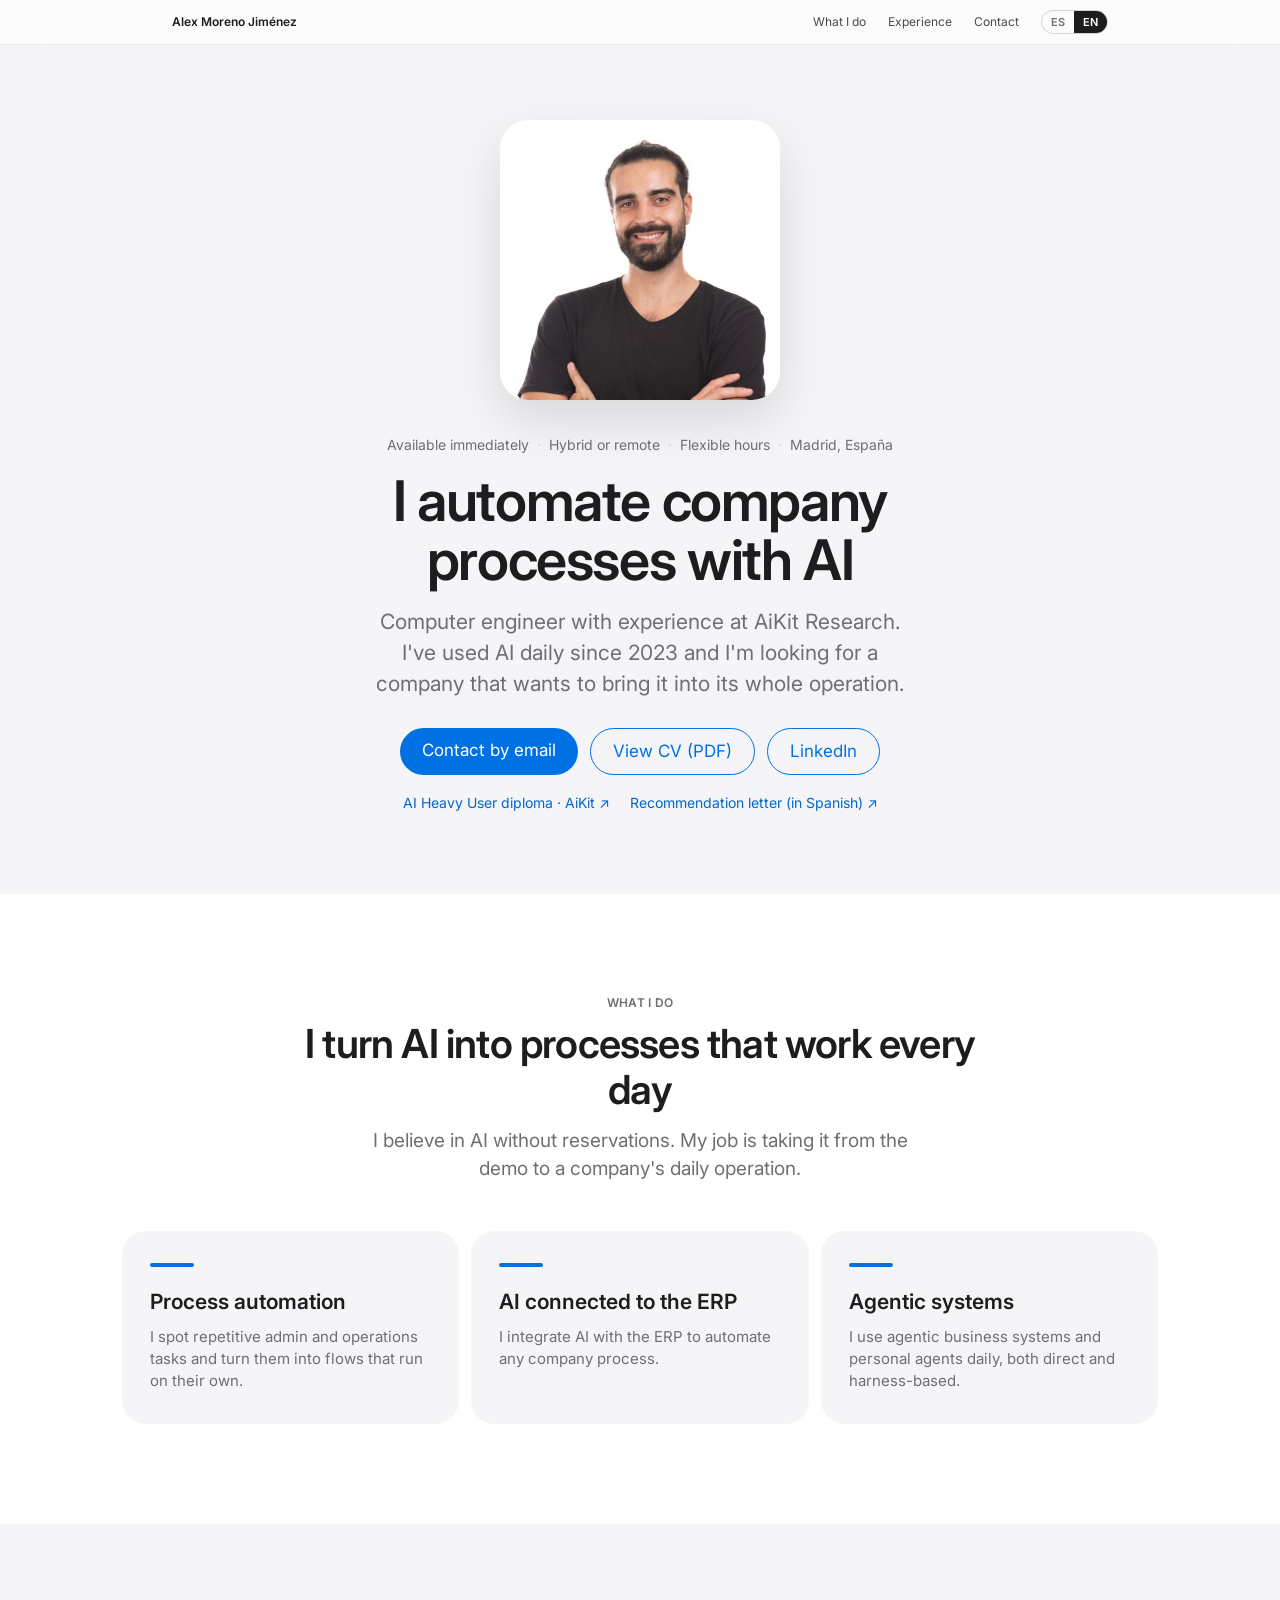
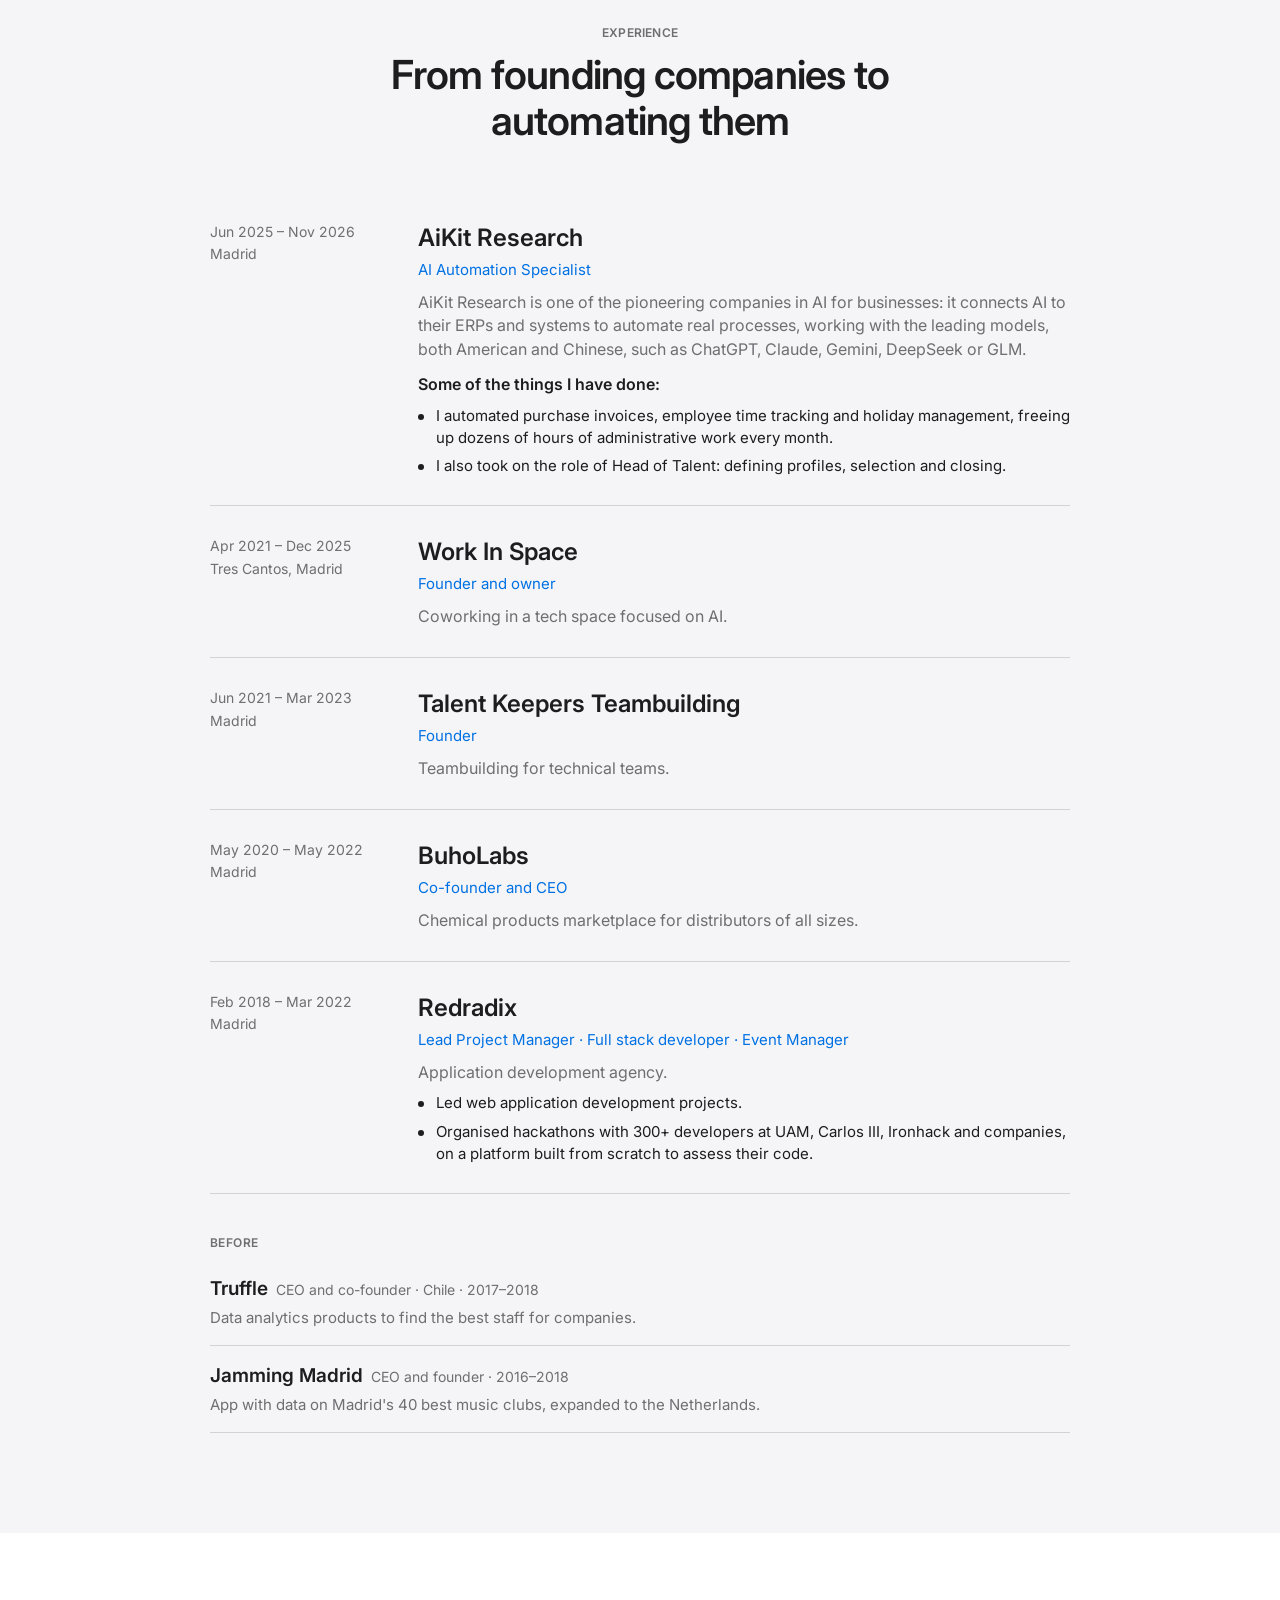
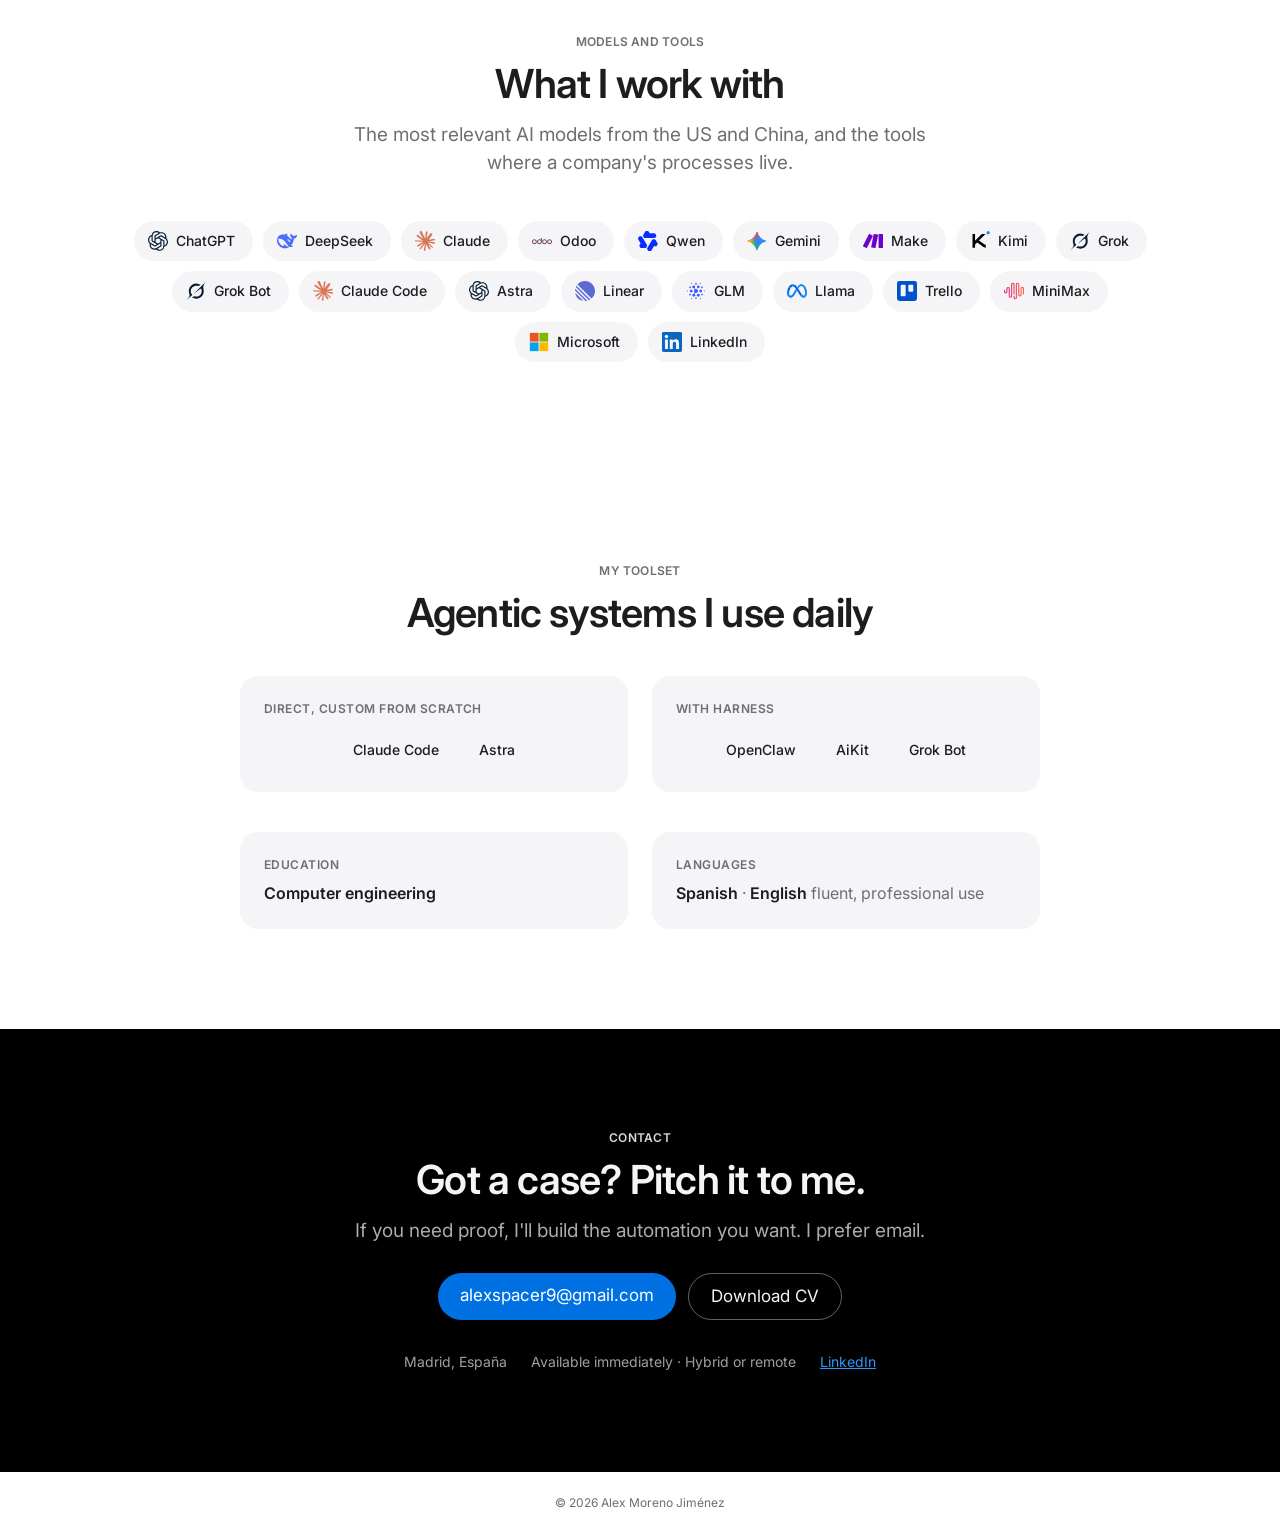
<file: index.html>
<!DOCTYPE html>
<html lang="es">
<head>
<meta charset="utf-8">
<meta name="viewport" content="width=device-width,initial-scale=1">
<title>Alex Moreno Jiménez · AI Automation Specialist</title>
<meta name="description" content="Ingeniero informático que automatiza procesos de empresa con IA. AI Automation Specialist en AiKit Research. Madrid, España.">
<link rel="icon" href="favicon.svg" type="image/svg+xml">
<link rel="icon" href="favicon-32.png" sizes="32x32" type="image/png">
<link rel="apple-touch-icon" href="apple-touch-icon.png">
<meta name="theme-color" content="#0071e3">
<style>
@font-face{font-family:Inter;src:url(fonts/Inter.ttf);font-weight:100 900;font-display:swap}
:root{
  --bg:#ffffff; --surface:#f5f5f7; --ink:#1d1d1f; --muted:#6e6e73;
  --line:#d2d2d7; --accent:#0071e3; --link:#0066cc; --dark:#000; --dark-ink:#f5f5f7;
  --radius:24px; --button-radius:999px; --content:1080px; --theme:#0071e3;
}
*{box-sizing:border-box;margin:0;padding:0}
html{scroll-behavior:smooth}
body{font-family:-apple-system,BlinkMacSystemFont,"Helvetica Neue",Inter,Arial,sans-serif;color:var(--ink);background:var(--bg);line-height:1.47;font-size:17px;-webkit-font-smoothing:antialiased}
a{color:inherit}
.wrap{max-width:var(--content);margin:0 auto;padding:0 22px}
nav{position:fixed;top:0;left:0;right:0;z-index:10;background:rgba(255,255,255,.72);backdrop-filter:saturate(180%) blur(20px);border-bottom:1px solid rgba(0,0,0,.08)}
nav .wrap{display:flex;align-items:center;justify-content:space-between;height:44px;max-width:980px}
.brand{font-weight:600;text-decoration:none;font-size:12px;color:var(--ink)}
.links{display:flex;gap:22px;align-items:center;font-size:12px;font-weight:400}
.links a{text-decoration:none;color:var(--ink);opacity:.8}.links a:hover{opacity:1}
.lang{display:flex;border:1px solid var(--line);border-radius:999px;overflow:hidden}
.lang button{border:0;background:none;font:inherit;font-size:11px;font-weight:600;padding:3px 9px;color:var(--muted);cursor:pointer}
.lang button.on{background:var(--ink);color:#fff}
.hero{padding:120px 0 80px;text-align:center;background:var(--surface)}
.hero .wrap{display:flex;flex-direction:column;align-items:center;gap:32px}
.hero-copy{max-width:720px}
.av{display:inline-flex;gap:8px;flex-wrap:wrap;justify-content:center;margin-bottom:16px}
.av span{font-size:14px;font-weight:400;color:var(--muted)}
.av span:not(:last-child)::after{content:"·";margin-left:8px;color:var(--line)}
h1{font-size:clamp(36px,5vw,56px);line-height:1.07;font-weight:600;letter-spacing:-.025em}
h1 b{font-weight:600}
.tit{font-size:21px;font-weight:400;margin-top:16px;max-width:560px;margin-left:auto;margin-right:auto;color:var(--muted)}
.cta{display:flex;gap:12px;flex-wrap:wrap;justify-content:center;margin-top:28px}
.btn{display:inline-block;text-decoration:none;font-weight:400;font-size:17px;padding:10px 22px;border-radius:var(--button-radius);transition:.2s}
.btn.p{background:var(--accent);color:#fff}.btn.p:hover{background:#0077ed}
.btn.g{background:transparent;color:var(--accent);border:1px solid var(--accent)}.btn.g:hover{background:rgba(0,113,227,.06)}
.ph{width:280px;height:280px;border-radius:28px;object-fit:cover;box-shadow:0 20px 50px rgba(0,0,0,.12);order:-1}
.proof{display:flex;gap:20px;flex-wrap:wrap;justify-content:center;margin-top:18px;font-size:14px}
.proof a{color:var(--link);text-decoration:none}.proof a:hover{text-decoration:underline}
section{padding:100px 0}
.eyebrow{font-size:12px;font-weight:600;letter-spacing:.02em;color:var(--muted);margin-bottom:10px;text-transform:uppercase}
h2{font-size:clamp(28px,4vw,40px);font-weight:600;letter-spacing:-.02em;line-height:1.15;max-width:700px;margin-left:auto;margin-right:auto;text-align:center}
h2 b{font-weight:600}
.lead{color:var(--muted);font-size:19px;max-width:580px;margin:14px auto 0;text-align:center}
#hago .wrap,#trayectoria .wrap,#stack .wrap,#set .wrap{text-align:center}
.cards{display:grid;grid-template-columns:repeat(3,1fr);gap:12px;margin-top:48px;text-align:left}
.card{background:var(--surface);border-radius:var(--radius);padding:32px 28px;border:0}
.dot{width:44px;height:4px;border-radius:2px;background:var(--accent);margin-bottom:20px}
.card h3{font-size:21px;font-weight:600;margin-bottom:8px}
.card p{color:var(--muted);font-size:15px}
.tint{background:var(--bg)}
#trayectoria{background:var(--surface)}
.tl{margin-top:48px;text-align:left;max-width:860px;margin-left:auto;margin-right:auto}
.tl article{display:grid;grid-template-columns:180px 1fr;gap:28px;padding:28px 0;border-bottom:1px solid var(--line)}
.tl .d{font-size:14px;color:var(--muted)}.tl .d span{display:block;margin-top:2px}
.tl h3{font-size:24px;font-weight:600}
.tl .rol{color:var(--accent);font-size:15px;margin:4px 0 10px}
.tl p.x{color:var(--muted);font-size:16px}
.tl p.it{margin-top:12px;color:var(--ink);font-weight:600}
.tl ul{margin-top:8px;list-style:none}
.tl li{position:relative;padding-left:18px;font-size:15px;margin-top:6px;color:var(--ink)}
.tl li:before{content:"";position:absolute;left:0;top:9px;width:6px;height:6px;border-radius:50%;background:var(--ink)}
.before{margin-top:40px;text-align:left;max-width:860px;margin-left:auto;margin-right:auto}
.before h3{font-size:12px;font-weight:600;color:var(--muted);margin-bottom:8px;text-transform:uppercase;letter-spacing:.04em}
.before article{padding:16px 0;border-bottom:1px solid var(--line)}
.before h4{font-size:19px;font-weight:600;display:inline}
.before .m{color:var(--muted);font-size:14px;margin-left:8px}
.before p{color:var(--muted);font-size:15px;margin-top:4px}
.pills{display:flex;flex-wrap:wrap;gap:8px;margin-top:14px;justify-content:center}
.pills span{background:var(--surface);color:var(--ink);font-weight:500;font-size:14px;padding:8px 16px;border-radius:999px}
.two{display:grid;grid-template-columns:1fr 1fr;gap:24px;margin-top:40px;text-align:left;max-width:800px;margin-left:auto;margin-right:auto}
.two > div{background:var(--surface);border-radius:18px;padding:24px}
.two h3{font-size:12px;font-weight:600;text-transform:uppercase;letter-spacing:.04em;color:var(--muted)}
.two p{color:var(--muted);margin-top:8px;font-size:16px}.two p b{color:var(--ink);font-weight:600}
.cloud{list-style:none;display:flex;flex-wrap:wrap;justify-content:center;gap:10px;margin-top:44px}
.cloud li{display:inline-flex;align-items:center;gap:8px;background:var(--surface);border-radius:999px;padding:10px 18px 10px 14px;font-weight:500;font-size:14px}
.cloud li img{width:20px;height:20px;object-fit:contain}
.contact{background:var(--dark);color:var(--dark-ink);text-align:center}
.contact .eyebrow{color:rgba(245,245,247,.6)}
.contact h2{color:var(--dark-ink);margin-left:auto;margin-right:auto}
.contact .lead{color:rgba(245,245,247,.7)}
.contact .btn.p{background:var(--accent);color:#fff}
.contact .btn.g{border-color:rgba(245,245,247,.4);color:var(--dark-ink)}
.contact .meta{margin-top:32px;display:flex;gap:24px;flex-wrap:wrap;justify-content:center;font-size:14px;color:rgba(245,245,247,.65)}
.contact .meta a{color:#2997ff}
footer{padding:22px 0;font-size:12px;color:var(--muted);text-align:center;background:var(--bg)}
@media(max-width:860px){
.links a.h{display:none}
.hero{padding:100px 0 56px}
.ph{width:180px;height:180px}
h1{font-size:34px}.tit{font-size:17px}
section{padding:64px 0}.cards,.two{grid-template-columns:1fr}
.tl article{grid-template-columns:1fr;gap:6px}
}

</style>
</head>
<body>
<nav id="nav"><div class="wrap">
<a class="brand" href="#top">Alex Moreno Jiménez</a>
<div class="links">
<a class="h" href="#hago" data-es="Qué hago" data-en="What I do">Qué hago</a>
<a class="h" href="#trayectoria" data-es="Trayectoria" data-en="Experience">Trayectoria</a>
<a class="h" href="#contacto" data-es="Contacto" data-en="Contact">Contacto</a>
<div class="lang"><button id="bes" class="on">ES</button><button id="ben">EN</button></div>
</div></div></nav>

<header class="hero" id="top"><div class="wrap">
<div class="hero-copy">
<div class="av"><span data-es="Disponibilidad inmediata" data-en="Available immediately">Disponibilidad inmediata</span><span data-es="Híbrido o remoto" data-en="Hybrid or remote">Híbrido o remoto</span><span data-es="Horario flexible" data-en="Flexible hours">Horario flexible</span><span>Madrid, España</span></div>
<h1 data-es="Automatizo procesos de empresa <b>con IA</b>" data-en="I automate company processes <b>with AI</b>">Automatizo procesos de empresa <b>con IA</b></h1>
<p class="tit" data-es="Ingeniero informático con experiencia en AiKit Research. Uso IA a diario desde 2023 y busco una empresa que quiera llevarla a toda su operación." data-en="Computer engineer with experience at AiKit Research. I've used AI daily since 2023 and I'm looking for a company that wants to bring it into its whole operation.">Ingeniero informático con experiencia en AiKit Research. Uso IA a diario desde 2023 y busco una empresa que quiera llevarla a toda su operación.</p>
<div class="cta">
<a class="btn p" href="mailto:alexspacer9@gmail.com" data-es="Contactar por correo" data-en="Contact by email">Contactar por correo</a>
<a class="btn g" id="cv" href="cv/CV_AlexMoreno_ES.pdf" data-es="Ver CV (PDF)" data-en="View CV (PDF)">Ver CV (PDF)</a>
<a class="btn g" href="https://www.linkedin.com/in/alex-moreno-jim%C3%A9nez-33b404128/" target="_blank" rel="noopener">LinkedIn</a>
</div>
<p class="proof"><a href="docs/Diploma_AIHeavyUser_AiKit.pdf" target="_blank" rel="noopener" data-es="Diploma AI Heavy User · AiKit ↗" data-en="AI Heavy User diploma · AiKit ↗">Diploma AI Heavy User · AiKit ↗</a><a href="docs/Carta_Recomendacion_AiKit.pdf" target="_blank" rel="noopener" data-es="Carta de recomendación ↗" data-en="Recommendation letter (in Spanish) ↗">Carta de recomendación ↗</a></p>
</div>
<img class="ph" src="foto.jpg" alt="Alex Moreno Jiménez">
</div></header>

<section id="hago"><div class="wrap">
<p class="eyebrow" data-es="Qué hago" data-en="What I do">Qué hago</p>
<h2 data-es="Convierto la IA en procesos que <b>funcionan cada día</b>" data-en="I turn AI into processes that <b>work every day</b>">Convierto la IA en procesos que <b>funcionan cada día</b></h2>
<p class="lead" data-es="Creo en la IA sin reservas. Mi trabajo es llevarla de la demo a la operación diaria de una empresa." data-en="I believe in AI without reservations. My job is taking it from the demo to a company's daily operation.">Creo en la IA sin reservas. Mi trabajo es llevarla de la demo a la operación diaria de una empresa.</p>
<div class="cards">
<div class="card"><div class="dot"></div><h3 data-es="Automatización de procesos" data-en="Process automation">Automatización de procesos</h3><p data-es="Detecto tareas repetitivas de administración y operación, y las convierto en flujos que funcionan solos." data-en="I spot repetitive admin and operations tasks and turn them into flows that run on their own.">Detecto tareas repetitivas de administración y operación, y las convierto en flujos que funcionan solos.</p></div>
<div class="card"><div class="dot"></div><h3 data-es="IA conectada al ERP" data-en="AI connected to the ERP">IA conectada al ERP</h3><p data-es="Integro la IA con el ERP para automatizar cualquier proceso de la empresa." data-en="I integrate AI with the ERP to automate any company process.">Integro la IA con el ERP para automatizar cualquier proceso de la empresa.</p></div>
<div class="card"><div class="dot"></div><h3 data-es="Sistemas agénticos" data-en="Agentic systems">Sistemas agénticos</h3><p data-es="Uso a diario sistemas agénticos empresariales y agentes personales, directos o con harness." data-en="I use agentic business systems and personal agents daily, both direct and harness-based.">Uso a diario sistemas agénticos empresariales y agentes personales, directos o con harness.</p></div>
</div>
</div></section>

<section class="tint" id="trayectoria"><div class="wrap">
<p class="eyebrow" data-es="Trayectoria" data-en="Experience">Trayectoria</p>
<h2 data-es="De fundar empresas a <b>automatizarlas</b>" data-en="From founding companies to <b>automating them</b>">De fundar empresas a <b>automatizarlas</b></h2>
<div class="tl">
<article><div class="d"><span data-es="jun. 2025 – nov. 2026" data-en="Jun 2025 – Nov 2026">jun. 2025 – nov. 2026</span><span>Madrid</span></div><div><h3>AiKit Research</h3><p class="rol" data-es="AI Automation Specialist" data-en="AI Automation Specialist">AI Automation Specialist</p><p class="x" data-es="AiKit Research es una de las empresas pioneras en IA para empresas: conecta la IA con sus ERP y sus sistemas para automatizar procesos reales, trabajando con los principales modelos, tanto estadounidenses como chinos, como ChatGPT, Claude, Gemini, DeepSeek o GLM." data-en="AiKit Research is one of the pioneering companies in AI for businesses: it connects AI to their ERPs and systems to automate real processes, working with the leading models, both American and Chinese, such as ChatGPT, Claude, Gemini, DeepSeek or GLM.">AiKit Research es una de las empresas pioneras en IA para empresas: conecta la IA con sus ERP y sus sistemas para automatizar procesos reales, trabajando con los principales modelos, tanto estadounidenses como chinos, como ChatGPT, Claude, Gemini, DeepSeek o GLM.</p><p class="x it" data-es="Algunas de las cosas que he hecho:" data-en="Some of the things I have done:">Algunas de las cosas que he hecho:</p><ul><li data-es="Automaticé las facturas de compras, el fichaje y la gestión de vacaciones, liberando decenas de horas al mes de trabajo administrativo." data-en="I automated purchase invoices, employee time tracking and holiday management, freeing up dozens of hours of administrative work every month.">Automaticé las facturas de compras, el fichaje y la gestión de vacaciones, liberando decenas de horas al mes de trabajo administrativo.</li><li data-es="Asumí también el rol de Head of Talent: definición de perfiles, selección y cierre." data-en="I also took on the role of Head of Talent: defining profiles, selection and closing.">Asumí también el rol de Head of Talent: definición de perfiles, selección y cierre.</li></ul></div></article>
<article><div class="d"><span data-es="abr. 2021 – dic. 2025" data-en="Apr 2021 – Dec 2025">abr. 2021 – dic. 2025</span><span>Tres Cantos, Madrid</span></div><div><h3>Work In Space</h3><p class="rol" data-es="Fundador y propietario" data-en="Founder and owner">Fundador y propietario</p><p class="x" data-es="Coworking en espacio tecnológico centrado en IA." data-en="Coworking in a tech space focused on AI.">Coworking en espacio tecnológico centrado en IA.</p></div></article>
<article><div class="d"><span data-es="jun. 2021 – mar. 2023" data-en="Jun 2021 – Mar 2023">jun. 2021 – mar. 2023</span><span>Madrid</span></div><div><h3>Talent Keepers Teambuilding</h3><p class="rol" data-es="Fundador" data-en="Founder">Fundador</p><p class="x" data-es="Teambuilding para equipos técnicos." data-en="Teambuilding for technical teams.">Teambuilding para equipos técnicos.</p></div></article>
<article><div class="d"><span data-es="may. 2020 – may. 2022" data-en="May 2020 – May 2022">may. 2020 – may. 2022</span><span>Madrid</span></div><div><h3>BuhoLabs</h3><p class="rol" data-es="Cofundador y CEO" data-en="Co-founder and CEO">Cofundador y CEO</p><p class="x" data-es="Marketplace de productos químicos para distribuidores de todos los tamaños." data-en="Chemical products marketplace for distributors of all sizes.">Marketplace de productos químicos para distribuidores de todos los tamaños.</p></div></article>
<article><div class="d"><span data-es="feb. 2018 – mar. 2022" data-en="Feb 2018 – Mar 2022">feb. 2018 – mar. 2022</span><span>Madrid</span></div><div><h3>Redradix</h3><p class="rol" data-es="Lead Project Manager · Desarrollador full stack · Event Manager" data-en="Lead Project Manager · Full stack developer · Event Manager">Lead Project Manager · Desarrollador full stack · Event Manager</p><p class="x" data-es="Agencia de desarrollo de aplicaciones." data-en="Application development agency.">Agencia de desarrollo de aplicaciones.</p>
<ul><li data-es="Lideré proyectos de desarrollo de aplicaciones web." data-en="Led web application development projects.">Lideré proyectos de desarrollo de aplicaciones web.</li>
<li data-es="Organicé hackathons con más de 300 desarrolladores en la UAM, la Carlos III, Ironhack y empresas, con una plataforma creada desde cero para evaluar su código." data-en="Organised hackathons with 300+ developers at UAM, Carlos III, Ironhack and companies, on a platform built from scratch to assess their code.">Organicé hackathons con más de 300 desarrolladores en la UAM, la Carlos III, Ironhack y empresas, con una plataforma creada desde cero para evaluar su código.</li></ul></div></article>
</div>
<div class="before">
<h3 data-es="Antes" data-en="Before">Antes</h3>
<article><h4>Truffle</h4><span class="m" data-es="CEO y cofundador · Chile · 2017–2018" data-en="CEO and co-founder · Chile · 2017–2018">CEO y cofundador · Chile · 2017–2018</span><p data-es="Productos de análisis de datos para encontrar al mejor personal para las empresas." data-en="Data analytics products to find the best staff for companies.">Productos de análisis de datos para encontrar al mejor personal para las empresas.</p></article>
<article><h4>Jamming Madrid</h4><span class="m" data-es="CEO y fundador · 2016–2018" data-en="CEO and founder · 2016–2018">CEO y fundador · 2016–2018</span><p data-es="App con los datos de los 40 mejores clubes de música de Madrid, ampliada a Países Bajos." data-en="App with data on Madrid's 40 best music clubs, expanded to the Netherlands.">App con los datos de los 40 mejores clubes de música de Madrid, ampliada a Países Bajos.</p></article>
</div>
</div></section>

<section id="stack"><div class="wrap">
<p class="eyebrow" data-es="Modelos y herramientas" data-en="Models and tools">Modelos y herramientas</p>
<h2 data-es="Con lo que <b>trabajo</b>" data-en="What I <b>work with</b>">Con lo que <b>trabajo</b></h2>
<p class="lead" data-es="Los modelos de IA más relevantes de EE. UU. y China, y las herramientas donde viven los procesos de una empresa." data-en="The most relevant AI models from the US and China, and the tools where a company's processes live.">Los modelos de IA más relevantes de EE. UU. y China, y las herramientas donde viven los procesos de una empresa.</p>
<ul class="cloud">
<li class="m l" style="--d:0s"><img src="logos/openai.svg" alt="">ChatGPT</li>
<li class="m" style="--d:-1.4s"><img src="logos/deepseek-color.svg" alt="">DeepSeek</li>
<li class="m l" style="--d:-3s"><img src="logos/claude-color.svg" alt="">Claude</li>
<li class="t" style="--d:-2s"><img src="logos/odoo.svg" alt="">Odoo</li>
<li class="m" style="--d:-4.2s"><img src="logos/qwen-color.svg" alt="">Qwen</li>
<li class="m l" style="--d:-.8s"><img src="logos/gemini-color.svg" alt="">Gemini</li>
<li class="t" style="--d:-3.6s"><img src="logos/make.svg" alt="">Make</li>
<li class="m" style="--d:-5s"><img src="logos/kimi-color.svg" alt="">Kimi</li>
<li class="m l" style="--d:-2.4s"><img src="logos/grok.svg" alt="">Grok</li>
<li class="t" style="--d:-1.7s"><img src="logos/grok.svg" alt="">Grok Bot</li>
<li class="t" style="--d:-2.6s"><img src="logos/claude-color.svg" alt="">Claude Code</li>
<li class="t" style="--d:-3.9s"><img src="logos/openai.svg" alt="">Astra</li>
<li class="t" style="--d:-4.6s"><img src="logos/linear.svg" alt="">Linear</li>
<li class="m" style="--d:-1s"><img src="logos/zhipu-color.svg" alt="">GLM</li>
<li class="m" style="--d:-3.3s"><img src="logos/meta-color.svg" alt="">Llama</li>
<li class="t" style="--d:-5.4s"><img src="logos/trello.svg" alt="">Trello</li>
<li class="m" style="--d:-2.8s"><img src="logos/minimax-color.svg" alt="">MiniMax</li>
<li class="t" style="--d:-.4s"><img src="logos/microsoft.svg" alt="">Microsoft</li>
<li class="t" style="--d:-4s"><img src="logos/linkedin.svg" alt="">LinkedIn</li>
</ul>
</div></section>

<section class="tint" id="set"><div class="wrap">
<p class="eyebrow" data-es="Mi set de trabajo" data-en="My toolset">Mi set de trabajo</p>
<h2 data-es="Sistemas agénticos que <b>uso a diario</b>" data-en="Agentic systems I <b>use daily</b>">Sistemas agénticos que <b>uso a diario</b></h2>
<div class="two">
<div><h3 data-es="Directos, a medida desde cero" data-en="Direct, custom from scratch">Directos, a medida desde cero</h3><div class="pills"><span>Claude Code</span><span>Astra</span></div></div>
<div><h3 data-es="Con harness" data-en="With harness">Con harness</h3><div class="pills"><span>OpenClaw</span><span>AiKit</span><span>Grok Bot</span></div></div>
</div>
<div class="two">
<div><h3 data-es="Formación" data-en="Education">Formación</h3><p data-es="<b>Ingeniería informática</b>" data-en="<b>Computer engineering</b>"><b>Ingeniería informática</b></p></div>
<div><h3 data-es="Idiomas" data-en="Languages">Idiomas</h3><p data-es="<b>Español</b> · <b>Inglés</b> fluido, uso profesional" data-en="<b>Spanish</b> · <b>English</b> fluent, professional use"><b>Español</b> · <b>Inglés</b> fluido, uso profesional</p></div>
</div>
</div></section>

<section class="contact" id="contacto"><div class="wrap">
<p class="eyebrow" style="color:#fff;opacity:.85" data-es="Contacto" data-en="Contact">Contacto</p>
<h2 data-es="¿Tienes un caso? <b>Propónmelo.</b>" data-en="Got a case? <b>Pitch it to me.</b>">¿Tienes un caso? <b>Propónmelo.</b></h2>
<p class="lead" data-es="Si hace falta una prueba, hago la automatización que queráis. Prefiero el contacto por correo." data-en="If you need proof, I'll build the automation you want. I prefer email.">Si hace falta una prueba, hago la automatización que queráis. Prefiero el contacto por correo.</p>
<div class="cta"><a class="btn p" href="mailto:alexspacer9@gmail.com">alexspacer9@gmail.com</a><a class="btn g" id="cv2" href="cv/CV_AlexMoreno_ES.pdf" data-es="Descargar CV" data-en="Download CV">Descargar CV</a></div>
<div class="meta"><span>Madrid, España</span><span data-es="Disponibilidad inmediata · Híbrido o remoto" data-en="Available immediately · Hybrid or remote">Disponibilidad inmediata · Híbrido o remoto</span><a href="https://www.linkedin.com/in/alex-moreno-jim%C3%A9nez-33b404128/" target="_blank" rel="noopener">LinkedIn</a></div>
</div></section>
<footer><div class="wrap">© 2026 Alex Moreno Jiménez</div></footer>
<script>
const nav=document.getElementById('nav');
const sc=()=>nav.classList.toggle('s',scrollY>40);addEventListener('scroll',sc);sc();
function setLang(l){
  document.documentElement.lang=l;
  document.querySelectorAll('[data-'+l+']').forEach(e=>e.innerHTML=e.getAttribute('data-'+l));
  document.getElementById('bes').classList.toggle('on',l==='es');
  document.getElementById('ben').classList.toggle('on',l==='en');
  const u='cv/CV_AlexMoreno_'+l.toUpperCase()+'.pdf';
  const cv=document.getElementById('cv'), cv2=document.getElementById('cv2');
  if(cv)cv.href=u; if(cv2)cv2.href=u;
  localStorage.setItem('lang',l);
}
document.getElementById('bes').onclick=()=>setLang('es');
document.getElementById('ben').onclick=()=>setLang('en');
const q=new URLSearchParams(location.search).get('lang');
const s=q||localStorage.getItem('lang')||(navigator.language.startsWith('en')?'en':'es');
if(s==='en')setLang('en');
</script>
</body>
</html>
</file>
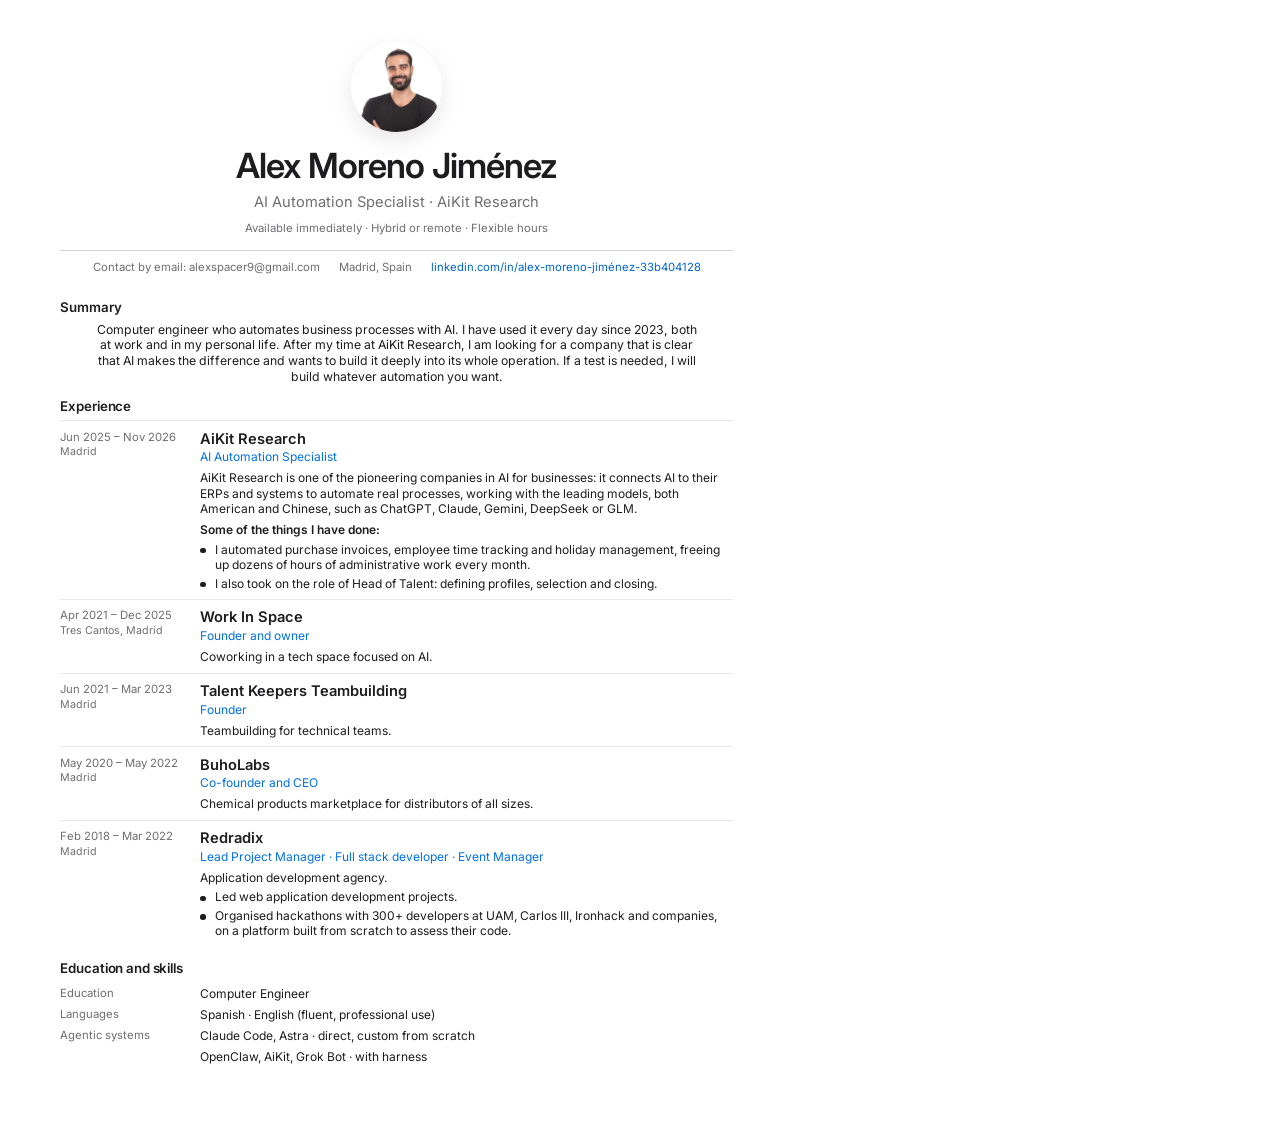
<file: cv/cv-en.html>
<!DOCTYPE html><html lang="en"><head><meta charset="utf-8">
<title>Alex Moreno Jiménez – CV</title><style>@font-face{font-family:Inter;src:url(../fonts/Inter.ttf);font-weight:100 900}
@page{size:210mm 297mm;margin:0}
*{box-sizing:border-box;margin:0;padding:0}
html,body{margin:0;background:#fff}
.page{width:210mm;min-height:297mm;padding:16mm;font-family:-apple-system,BlinkMacSystemFont,"Helvetica Neue",Inter,Arial,sans-serif;color:#1d1d1f;background:#fff;position:relative}
header{text-align:center;padding-bottom:6mm;border-bottom:1px solid #d2d2d7}
.ph{width:26mm;height:26mm;border-radius:50%;object-fit:cover;margin:0 auto 4mm;display:block;box-shadow:0 2mm 6mm rgba(0,0,0,.1)}
h1{font-size:28pt;font-weight:600;letter-spacing:-.025em;line-height:1.05}
.tit{font-size:11pt;color:#6e6e73;margin-top:2.5mm;font-weight:400}
.av{font-size:8.5pt;color:#6e6e73;margin-top:2.5mm}
.ct{display:flex;flex-wrap:wrap;justify-content:center;gap:3mm 5mm;font-size:8.5pt;color:#6e6e73;padding:3.5mm 0 0}
.ct a{color:#0066cc;text-decoration:none}
h2{font-size:10pt;font-weight:600;color:#1d1d1f;margin:6mm 0 2.5mm;letter-spacing:-.01em}
.perfil{font-size:10pt;line-height:1.34;color:#1d1d1f;max-width:160mm;margin:0 auto;text-align:center}
.exp{margin-top:2mm}
article{display:grid;grid-template-columns:32mm 1fr;gap:5mm;padding:3.5mm 0;border-top:1px solid #e8e8ed;text-align:left}
.d{font-size:8.5pt;color:#6e6e73}.d span{display:block;font-size:8pt;margin-top:.5mm}
h3{font-size:11pt;font-weight:600}
.rol{font-size:9pt;color:#0071e3;margin:.5mm 0 1.5mm}
.desc{font-size:9.8pt;line-height:1.34;color:#1d1d1f}
.intro{font-size:9.8pt;font-weight:600;margin-top:1.5mm}
ul{margin-top:1.2mm;list-style:none}
li{position:relative;padding-left:4mm;font-size:9.8pt;line-height:1.34;margin-top:.8mm}
li:before{content:"";position:absolute;left:0;top:1.7mm;width:1.4mm;height:1.4mm;border-radius:50%;background:#1d1d1f}
.kv{display:grid;grid-template-columns:34mm 1fr;gap:3mm;padding:1.4mm 0;font-size:9.8pt;text-align:left}
.kv .d{color:#6e6e73;font-size:8.5pt}


/* compact to fit A4 single page */
.page{padding-top:11mm!important;padding-bottom:10mm!important}
header,.hdr{padding-bottom:4mm!important}
.ct{padding-top:2.5mm!important;padding-bottom:3mm!important}
h2{margin:3.5mm 0 1.8mm!important}
article{padding:2.2mm 0!important}
.perfil{font-size:9.2pt!important;line-height:1.28!important}
.desc,.intro,li{font-size:9pt!important;line-height:1.28!important}
.kv{padding:.8mm 0!important;font-size:9pt!important}
h1{font-size:26pt!important}
.ph{width:24mm!important;height:24mm!important}
.band{margin-bottom:7mm!important}
.hdr{padding-top:9mm!important;padding-bottom:8mm!important}
.body{padding-top:4mm!important}
</style></head><body>
<div class="page"><header><img class="ph" src="../foto.jpg" alt="Alex Moreno Jiménez">
<h1>Alex Moreno Jiménez</h1><p class="tit">AI Automation Specialist · AiKit Research</p><p class="av">Available immediately · Hybrid or remote · Flexible hours</p></header>
<div class="ct"><span>Contact by email: alexspacer9@gmail.com</span><span>Madrid, Spain</span><span><a href="https://www.linkedin.com/in/alex-moreno-jiménez-33b404128/">linkedin.com/in/alex-moreno-jiménez-33b404128</a></span></div>
<section><h2>Summary</h2><p class="perfil">Computer engineer who automates business processes with AI. I have used it every day since 2023, both at work and in my personal life. After my time at AiKit Research, I am looking for a company that is clear that AI makes the difference and wants to build it deeply into its whole operation. If a test is needed, I will build whatever automation you want.</p></section>
<section class="exp"><h2>Experience</h2><article><div class="d">Jun 2025 – Nov 2026<span>Madrid</span></div><div><h3>AiKit Research</h3><p class="rol">AI Automation Specialist</p><p class="desc">AiKit Research is one of the pioneering companies in AI for businesses: it connects AI to their ERPs and systems to automate real processes, working with the leading models, both American and Chinese, such as ChatGPT, Claude, Gemini, DeepSeek or GLM.</p><p class="intro">Some of the things I have done:</p><ul><li>I automated purchase invoices, employee time tracking and holiday management, freeing up dozens of hours of administrative work every month.</li><li>I also took on the role of Head of Talent: defining profiles, selection and closing.</li></ul></div></article><article><div class="d">Apr 2021 – Dec 2025<span>Tres Cantos, Madrid</span></div><div><h3>Work In Space</h3><p class="rol">Founder and owner</p><p class="desc">Coworking in a tech space focused on AI.</p></div></article><article><div class="d">Jun 2021 – Mar 2023<span>Madrid</span></div><div><h3>Talent Keepers Teambuilding</h3><p class="rol">Founder</p><p class="desc">Teambuilding for technical teams.</p></div></article><article><div class="d">May 2020 – May 2022<span>Madrid</span></div><div><h3>BuhoLabs</h3><p class="rol">Co-founder and CEO</p><p class="desc">Chemical products marketplace for distributors of all sizes.</p></div></article><article><div class="d">Feb 2018 – Mar 2022<span>Madrid</span></div><div><h3>Redradix</h3><p class="rol">Lead Project Manager · Full stack developer · Event Manager</p><p class="desc">Application development agency.</p><ul><li>Led web application development projects.</li><li>Organised hackathons with 300+ developers at UAM, Carlos III, Ironhack and companies, on a platform built from scratch to assess their code.</li></ul></div></article></section>
<section><h2>Education and skills</h2><div class="kv"><div class="d">Education</div><div>Computer Engineer</div></div><div class="kv"><div class="d">Languages</div><div>Spanish · English (fluent, professional use)</div></div><div class="kv"><div class="d">Agentic systems</div><div>Claude Code, Astra · direct, custom from scratch</div></div><div class="kv"><div class="d"></div><div>OpenClaw, AiKit, Grok Bot · with harness</div></div></section>
</div></body></html>
</file>
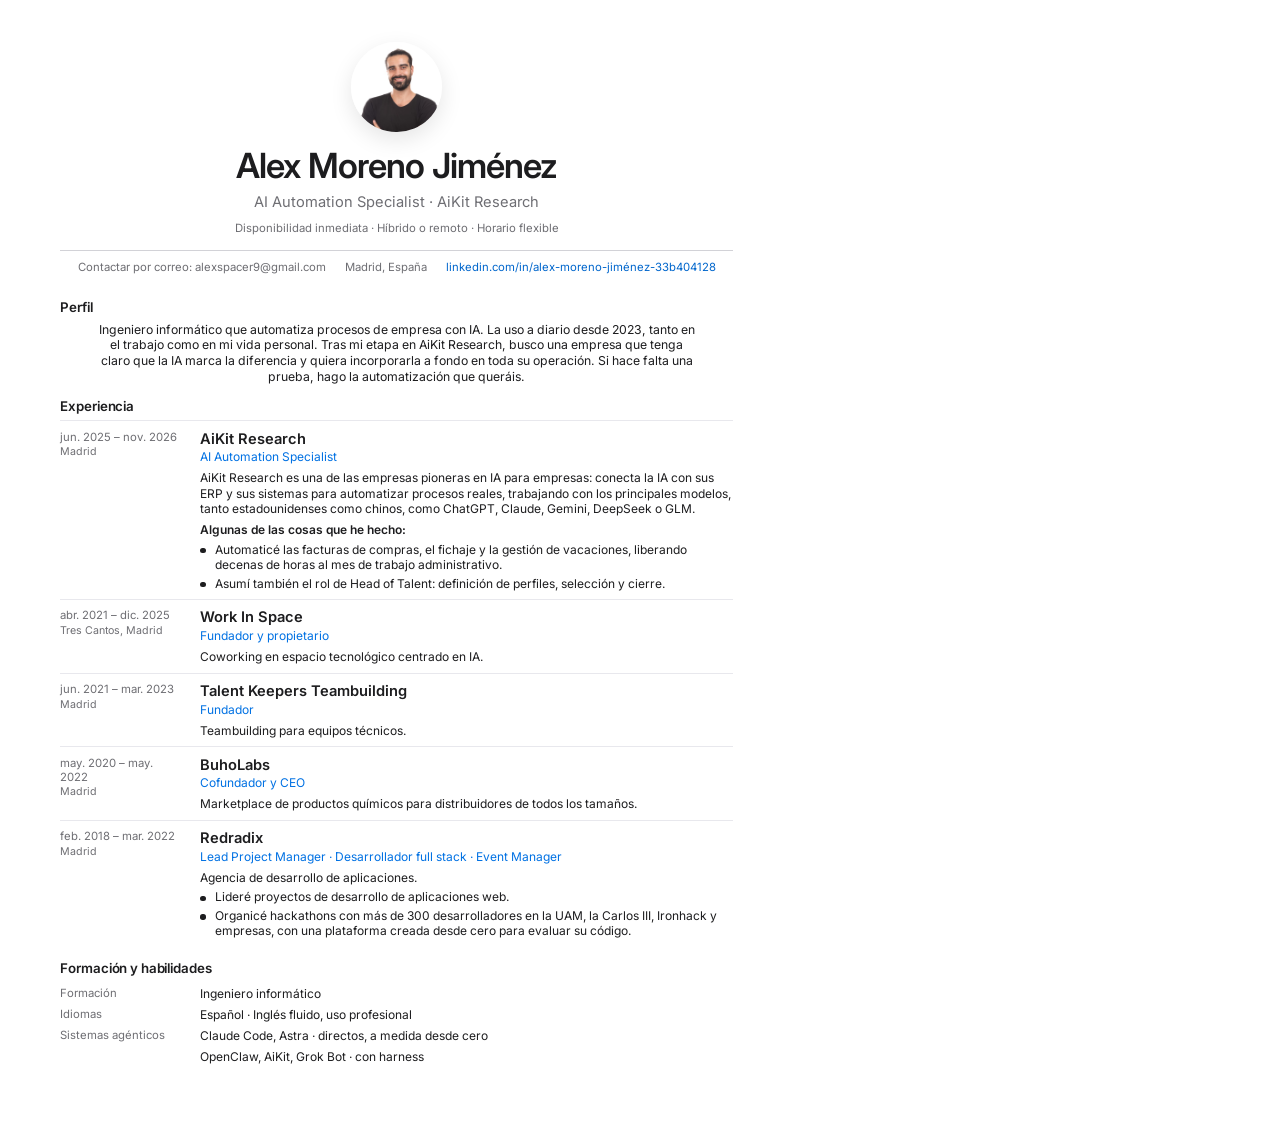
<file: cv/cv-es.html>
<!DOCTYPE html><html lang="es"><head><meta charset="utf-8">
<title>Alex Moreno Jiménez – CV</title><style>@font-face{font-family:Inter;src:url(../fonts/Inter.ttf);font-weight:100 900}
@page{size:210mm 297mm;margin:0}
*{box-sizing:border-box;margin:0;padding:0}
html,body{margin:0;background:#fff}
.page{width:210mm;min-height:297mm;padding:16mm;font-family:-apple-system,BlinkMacSystemFont,"Helvetica Neue",Inter,Arial,sans-serif;color:#1d1d1f;background:#fff;position:relative}
header{text-align:center;padding-bottom:6mm;border-bottom:1px solid #d2d2d7}
.ph{width:26mm;height:26mm;border-radius:50%;object-fit:cover;margin:0 auto 4mm;display:block;box-shadow:0 2mm 6mm rgba(0,0,0,.1)}
h1{font-size:28pt;font-weight:600;letter-spacing:-.025em;line-height:1.05}
.tit{font-size:11pt;color:#6e6e73;margin-top:2.5mm;font-weight:400}
.av{font-size:8.5pt;color:#6e6e73;margin-top:2.5mm}
.ct{display:flex;flex-wrap:wrap;justify-content:center;gap:3mm 5mm;font-size:8.5pt;color:#6e6e73;padding:3.5mm 0 0}
.ct a{color:#0066cc;text-decoration:none}
h2{font-size:10pt;font-weight:600;color:#1d1d1f;margin:6mm 0 2.5mm;letter-spacing:-.01em}
.perfil{font-size:10pt;line-height:1.34;color:#1d1d1f;max-width:160mm;margin:0 auto;text-align:center}
.exp{margin-top:2mm}
article{display:grid;grid-template-columns:32mm 1fr;gap:5mm;padding:3.5mm 0;border-top:1px solid #e8e8ed;text-align:left}
.d{font-size:8.5pt;color:#6e6e73}.d span{display:block;font-size:8pt;margin-top:.5mm}
h3{font-size:11pt;font-weight:600}
.rol{font-size:9pt;color:#0071e3;margin:.5mm 0 1.5mm}
.desc{font-size:9.8pt;line-height:1.34;color:#1d1d1f}
.intro{font-size:9.8pt;font-weight:600;margin-top:1.5mm}
ul{margin-top:1.2mm;list-style:none}
li{position:relative;padding-left:4mm;font-size:9.8pt;line-height:1.34;margin-top:.8mm}
li:before{content:"";position:absolute;left:0;top:1.7mm;width:1.4mm;height:1.4mm;border-radius:50%;background:#1d1d1f}
.kv{display:grid;grid-template-columns:34mm 1fr;gap:3mm;padding:1.4mm 0;font-size:9.8pt;text-align:left}
.kv .d{color:#6e6e73;font-size:8.5pt}


/* compact to fit A4 single page */
.page{padding-top:11mm!important;padding-bottom:10mm!important}
header,.hdr{padding-bottom:4mm!important}
.ct{padding-top:2.5mm!important;padding-bottom:3mm!important}
h2{margin:3.5mm 0 1.8mm!important}
article{padding:2.2mm 0!important}
.perfil{font-size:9.2pt!important;line-height:1.28!important}
.desc,.intro,li{font-size:9pt!important;line-height:1.28!important}
.kv{padding:.8mm 0!important;font-size:9pt!important}
h1{font-size:26pt!important}
.ph{width:24mm!important;height:24mm!important}
.band{margin-bottom:7mm!important}
.hdr{padding-top:9mm!important;padding-bottom:8mm!important}
.body{padding-top:4mm!important}
</style></head><body>
<div class="page"><header><img class="ph" src="../foto.jpg" alt="Alex Moreno Jiménez">
<h1>Alex Moreno Jiménez</h1><p class="tit">AI Automation Specialist · AiKit Research</p><p class="av">Disponibilidad inmediata · Híbrido o remoto · Horario flexible</p></header>
<div class="ct"><span>Contactar por correo: alexspacer9@gmail.com</span><span>Madrid, España</span><span><a href="https://www.linkedin.com/in/alex-moreno-jiménez-33b404128/">linkedin.com/in/alex-moreno-jiménez-33b404128</a></span></div>
<section><h2>Perfil</h2><p class="perfil">Ingeniero informático que automatiza procesos de empresa con IA. La uso a diario desde 2023, tanto en el trabajo como en mi vida personal. Tras mi etapa en AiKit Research, busco una empresa que tenga claro que la IA marca la diferencia y quiera incorporarla a fondo en toda su operación. Si hace falta una prueba, hago la automatización que queráis.</p></section>
<section class="exp"><h2>Experiencia</h2><article><div class="d">jun. 2025 – nov. 2026<span>Madrid</span></div><div><h3>AiKit Research</h3><p class="rol">AI Automation Specialist</p><p class="desc">AiKit Research es una de las empresas pioneras en IA para empresas: conecta la IA con sus ERP y sus sistemas para automatizar procesos reales, trabajando con los principales modelos, tanto estadounidenses como chinos, como ChatGPT, Claude, Gemini, DeepSeek o GLM.</p><p class="intro">Algunas de las cosas que he hecho:</p><ul><li>Automaticé las facturas de compras, el fichaje y la gestión de vacaciones, liberando decenas de horas al mes de trabajo administrativo.</li><li>Asumí también el rol de Head of Talent: definición de perfiles, selección y cierre.</li></ul></div></article><article><div class="d">abr. 2021 – dic. 2025<span>Tres Cantos, Madrid</span></div><div><h3>Work In Space</h3><p class="rol">Fundador y propietario</p><p class="desc">Coworking en espacio tecnológico centrado en IA.</p></div></article><article><div class="d">jun. 2021 – mar. 2023<span>Madrid</span></div><div><h3>Talent Keepers Teambuilding</h3><p class="rol">Fundador</p><p class="desc">Teambuilding para equipos técnicos.</p></div></article><article><div class="d">may. 2020 – may. 2022<span>Madrid</span></div><div><h3>BuhoLabs</h3><p class="rol">Cofundador y CEO</p><p class="desc">Marketplace de productos químicos para distribuidores de todos los tamaños.</p></div></article><article><div class="d">feb. 2018 – mar. 2022<span>Madrid</span></div><div><h3>Redradix</h3><p class="rol">Lead Project Manager · Desarrollador full stack · Event Manager</p><p class="desc">Agencia de desarrollo de aplicaciones.</p><ul><li>Lideré proyectos de desarrollo de aplicaciones web.</li><li>Organicé hackathons con más de 300 desarrolladores en la UAM, la Carlos III, Ironhack y empresas, con una plataforma creada desde cero para evaluar su código.</li></ul></div></article></section>
<section><h2>Formación y habilidades</h2><div class="kv"><div class="d">Formación</div><div>Ingeniero informático</div></div><div class="kv"><div class="d">Idiomas</div><div>Español · Inglés fluido, uso profesional</div></div><div class="kv"><div class="d">Sistemas agénticos</div><div>Claude Code, Astra · directos, a medida desde cero</div></div><div class="kv"><div class="d"></div><div>OpenClaw, AiKit, Grok Bot · con harness</div></div></section>
</div></body></html>
</file>
